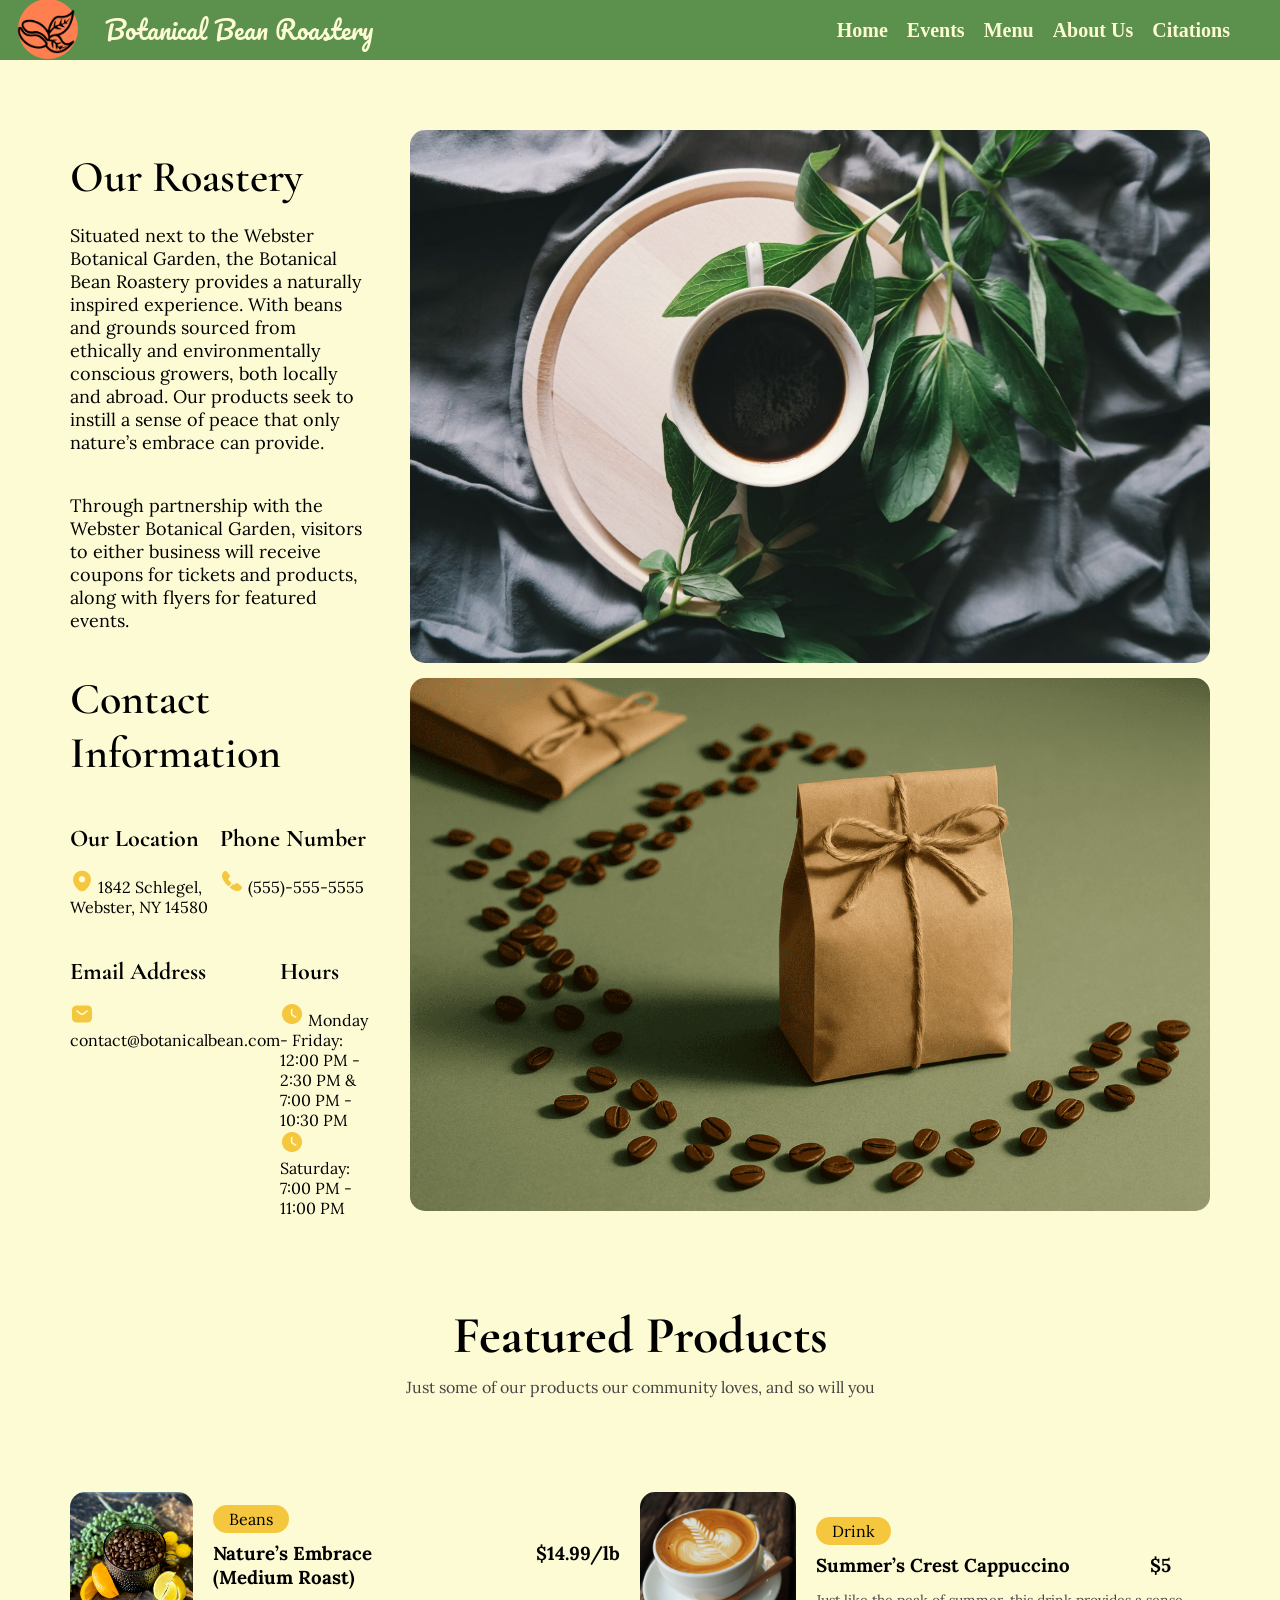
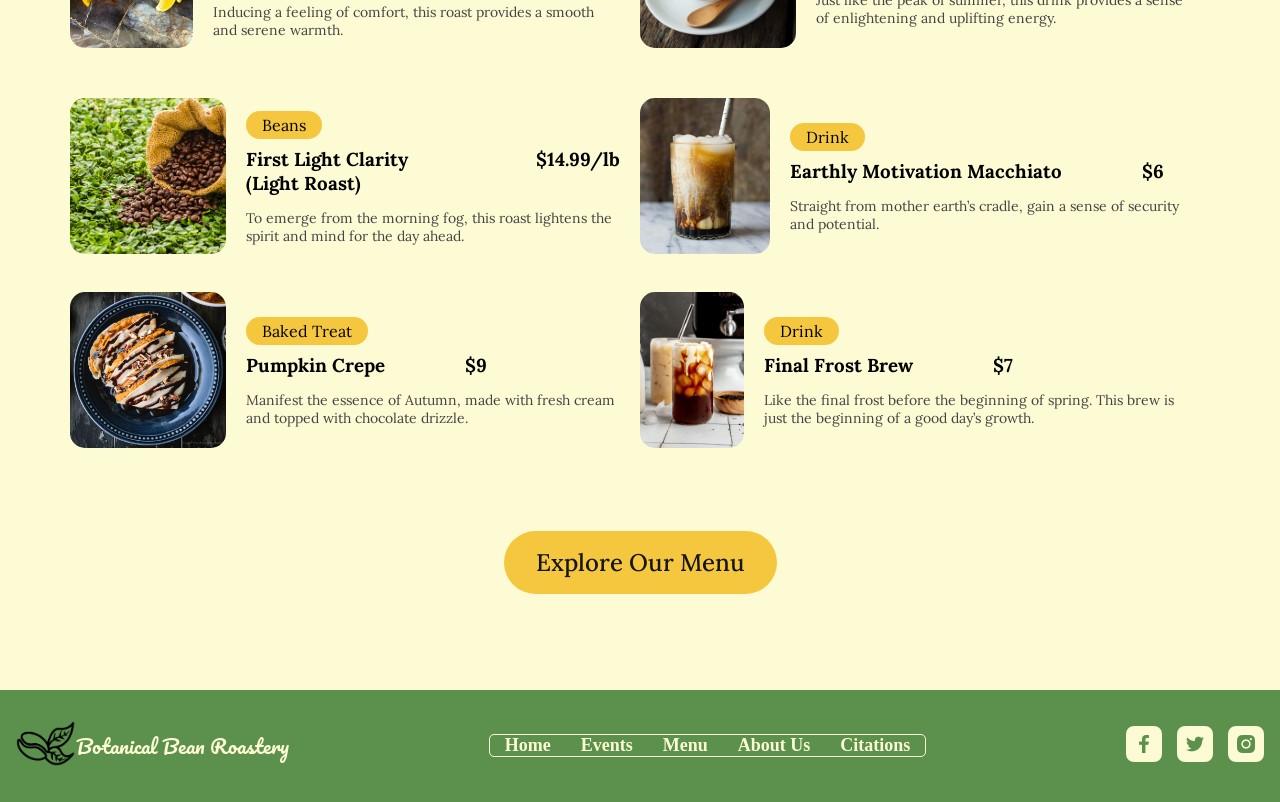
<file: index.html>
<!DOCTYPE html>
<html lang="en-US">
  <head>
    <meta charset="utf-8" />
    <meta name="viewport" content="width=device-width, initial-scale=1" />
    <title>Botanical Bean Roastery Homepage</title>

    <!-- Heading Style -->
    <style>
      .our-roastery-text h2 b
      {
          display: flex;
          font-family: "Cormorant Garamond", serif;
          font-style: normal;
          font-weight: 600;
          font-size: 44px;
      }
    </style>

    <!-- Stylesheet -->
    <link rel="stylesheet" href="botanical.css"/>

    <link rel="preconnect" href="https://fonts.googleapis.com">
    <link rel="preconnect" href="https://fonts.gstatic.com" crossorigin>
    <link href="https://fonts.googleapis.com/css2?family=Cormorant+Garamond:ital,wght@0,300..700;1,300..700&family=Lora:ital,wght@0,400..700;1,400..700&family=Pacifico&display=swap" rel="stylesheet">
  </head>

  <body>
    <!-- Header with navigation -->
    <header>
      <div class="header">
        <div class="header-logo">
          <a href="index.html">
            <!-- SVG/Image Overlay -->
            <img src="images/noun-coffee-leaf-6077492.png" alt="Business Logo" width="59" height="45">
            <svg><circle cx="40" cy="40" r="30" fill="coral"/></svg>
          </a>
          <h2>Botanical Bean Roastery</h2>
        </div>
        <nav class="header-nav">
          <a href="index.html">Home</a>
          <a href="events.html">Events</a>
          <a href="menu.html">Menu</a>
          <a href="about.html">About Us</a>
          <a href="citations.html">Citations</a>
        </nav>
      </div>
    </header>


    <!-- Main Body -->
    <main> 
      <!-- Our Roastery Section -->
      <div class="our-roastery">
        <div class="our-roastery-left">
          <div class="our-roastery-text">
            <h2><b>Our Roastery</b></h2>
            <p>Situated next to the Webster Botanical Garden, the Botanical Bean Roastery provides a naturally inspired experience. With beans and grounds sourced from ethically and environmentally conscious growers, both locally and abroad. Our products seek to instill a sense of peace that only nature’s embrace can provide.</p>
            <p>Through partnership with the Webster Botanical Garden, visitors to either business will receive coupons for tickets and products, along with flyers for featured events.</p>
            <h2><b>Contact Information</b></h2>
          </div>
          <div class="contact-information">
            <div class="contact-information-row">
              <div class="contact-information-item">
                <h3>Our Location</h3>
                <p> <img src="images/Location.png" alt="Location Icon" width="24" height="24"> 1842 Schlegel, Webster, NY 14580</p>
              </div>
              <div class="contact-information-item">
                <h3>Phone Number</h3>
                <p> <img src="images/Phone.png" alt="Phone Icon" width="24" height="24"> (555)-555-5555</p>
              </div>
            </div>
            <div class="contact-information-row">
              <div class="contact-information-item">
                <h3>Email Address</h3>
                <p> <img src="images/Email.png" alt="Email Icon" width="24" height="24"> contact@botanicalbean.com</p>
              </div>
              <div class="contact-information-item">
                <h3>Hours</h3>
                <p>
                  <img src="images/Hours.png" alt="Hours Icon" width="24" height="24"> Monday - Friday: 12:00 PM - 2:30 PM & 7:00 PM - 10:30 PM<br>
                  <img src="images/Hours.png" alt="Hours Icon" width="24" height="24"> Saturday: 7:00 PM - 11:00 PM
                </p>
              </div>
            </div>
          </div>
        </div>
        <!-- Our Roastery Image Section -->
        <div class="our-roastery-right">
          <img src="images/CoffeeLeaves.jpg" alt="Homepage Image 1" style="object-fit: fill; border-radius: 15px; width: 800px; margin-bottom: 15px;">
          <img src="images/CoffeeBeanBag.png" alt="Homepage Image 2" style="object-fit: fill; border-radius: 15px; width: 800px; margin-bottom: 15px;">
        </div>
      </div>

      <!-- Featured Products Section -->
      <div class="featured-products">
        
        <h1>Featured Products</h1>
        <h2>Just some of our products our community loves, and so will you</h2>

        <div class="featured-products-grid">
          <div class="featured-products-row">
            <div class="featured-products-item">
              <img src="images/FruitBeans.jpg" alt="Nature’s Embrace" width="156" height="156">
              <div class="featured-products-item-info">
                <h5><span>Beans</span></h5>
                <h3>Nature’s Embrace (Medium Roast) <hr>$14.99/lb</h3>
                <p>Inducing a feeling of comfort, this roast provides a smooth and serene warmth.</p>
              </div>
            </div>
            <div class="featured-products-item">
              <img src="images/gingerbread-cappuccino.jpg" alt="Summer’s Crest Cappuccino" width="156" height="156">
              <div class="featured-products-item-info">
                <h5><span>Drink</span></h5>
                <h3>Summer’s Crest Cappuccino <hr>$5</h3>
                <p>Just like the peak of summer, this drink provides a sense of enlightening and uplifting energy.</p>
              </div>
            </div>
          </div>
          <div class="featured-products-row">
            <div class="featured-products-item">
              <img src="images/BeansGrass.jpg" alt="First Light Clarity" width="156" height="156">
              <div class="featured-products-item-info">
                <h5><span>Beans</span></h5>
                <h3>First Light Clarity (Light Roast) <hr>$14.99/lb</h3>
                <p>To emerge from the morning fog, this roast lightens the spirit and mind for the day ahead.</p>
              </div>
            </div>
            <div class="featured-products-item">
              <img src="images/Coconut-Vanilla-Macchiato-3.jpg" alt="Earthly Motivation Macchiato" width="156" height="156">
              <div class="featured-products-item-info">
                <h5><span>Drink</span></h5>
                <h3>Earthly Motivation Macchiato <hr>$6</h3>
                <p>Straight from mother earth’s cradle, gain a sense of security and potential.</p>
              </div>
            </div>
          </div>
          <div class="featured-products-row">
            <div class="featured-products-item">
              <img src="images/pumpkin-crepes.jpg" alt="Pumpkin Crepe" width="156" height="156">
              <div class="featured-products-item-info">
                <h5><span>Baked Treat</span></h5>
                <h3>Pumpkin Crepe <hr>$9</h3>
                <p>Manifest the essence of Autumn, made with fresh cream and topped with chocolate drizzle.</p>
              </div>
            </div>
            <div class="featured-products-item">
              <img src="images/ColdBrew.jpg" alt="Final Frost Brew" width="156" height="156">
              <div class="featured-products-item-info">
                <h5><span>Drink</span></h5>
                <h3>Final Frost Brew <hr>$7</h3>
                <p>Like the final frost before the beginning of spring. This brew is just the beginning of a good day’s growth.</p>
              </div>
            </div>
          </div>
        </div>
        <a href="menu.html"><span>Explore Our Menu</span></a>
      </div>
    </main>

    <!-- Footer -->
    <footer>
      <div class="footer">
        <div class="footer-logo">
          <a href="index.html"><img src="images/noun-coffee-leaf-6077492.png" alt="Business Logo" width="60" height="45"></a>
          <h3>Botanical Bean Roastery</h3>
        </div>
        <nav class="footer-nav">
          <a href="index.html">Home</a>
          <a href="events.html">Events</a>
          <a href="menu.html">Menu</a>
          <a href="about.html">About Us</a>
          <a href="citations.html">Citations</a>
        </nav>
        <nav class="footer-social">
          <a href="https://www.facebook.com/" target="_blank"><img src="images/Facebook.png" alt="Facebook Logo" width="36" height="36"></a>
          <a href="https://x.com/home" target="_blank"><img src="images/Twitter.png" alt="Twitter Logo" width="36" height="36"></a>
          <a href="https://www.instagram.com/?hl=en" target="_blank"><img src="images/Instagram.png" alt="Instagram Logo" width="36" height="36"></a>
        </nav>
      </div>
    </footer>
  </body>
</html>
</file>
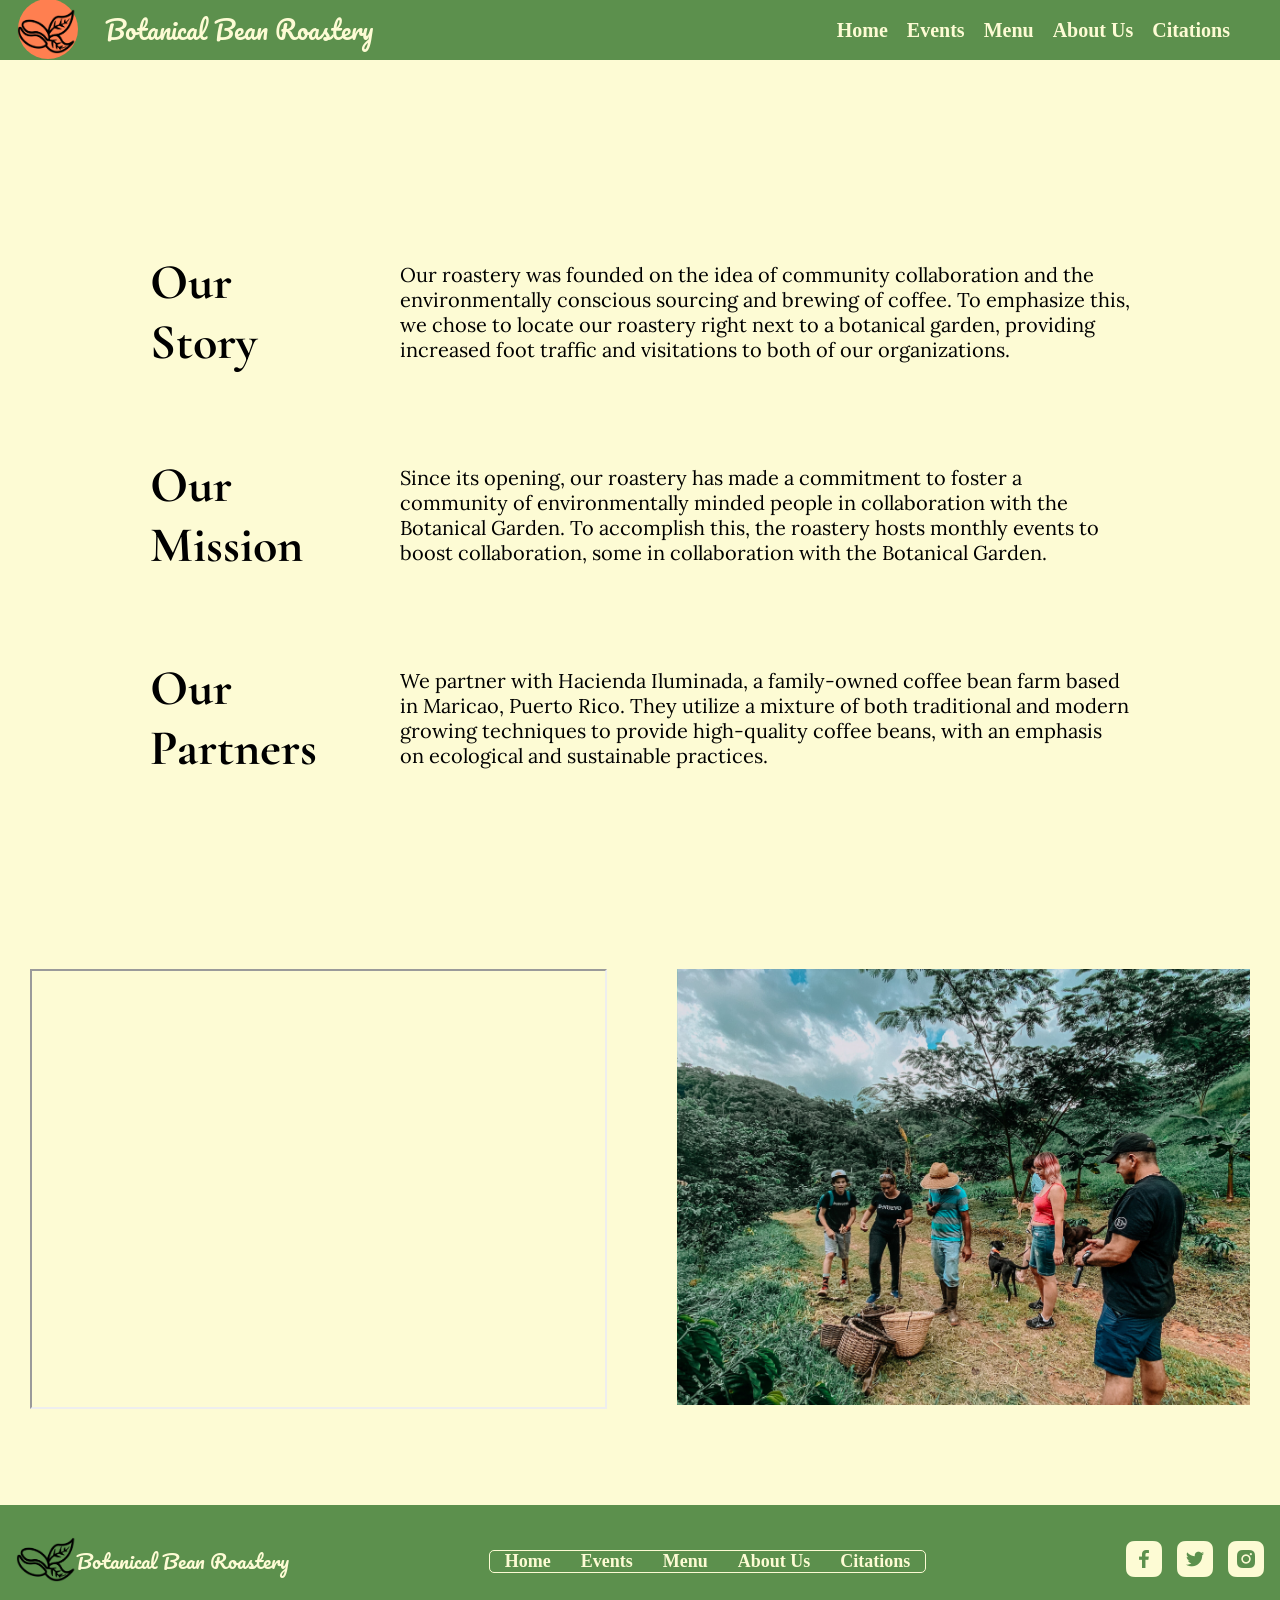
<file: about.html>
<!DOCTYPE html>
<html lang="en">
  <head>
    <meta charset="utf-8" />
    <meta name="viewport" content="width=device-width, initial-scale=1" />

    <title>Botanical Bean Roastery About Page</title>
    <link rel="stylesheet" href="botanical.css"/>
    <link rel="preconnect" href="https://fonts.googleapis.com">
    <link rel="preconnect" href="https://fonts.gstatic.com" crossorigin>
    <link href="https://fonts.googleapis.com/css2?family=Cormorant+Garamond:ital,wght@0,300..700;1,300..700&family=Lora:ital,wght@0,400..700;1,400..700&family=Pacifico&display=swap" rel="stylesheet">
  </head>

  <body>
    <!-- Header with navigation -->
    <header>
      <div class="header">
        <div class="header-logo">
          <a href="index.html">
            <!-- SVG/Image Overlay -->
            <img src="images/noun-coffee-leaf-6077492.png" alt="Business Logo" width="59" height="45">
            <svg><circle cx="40" cy="40" r="30" fill="coral"/></svg>
          </a>
          <h2>Botanical Bean Roastery</h2>
        </div>
        <nav class="header-nav">
          <a href="index.html">Home</a>
          <a href="events.html">Events</a>
          <a href="menu.html">Menu</a>
          <a href="about.html">About Us</a>
          <a href="citations.html">Citations</a>
        </nav>
      </div>
    </header>
    
    <!-- About Us Upper Section -->
    <body>
      <div class="about-us-text-section">
        <div class="about-us-our">
          <h2>Our Story</h2>
          <div class="about-us-text">
            <p>Our roastery was founded on the idea of community collaboration and the environmentally conscious sourcing and brewing of coffee. To emphasize this, we chose to locate our roastery right next to a botanical garden, providing increased foot traffic and visitations to both of our organizations. </p>
          </div>
        </div>
        <div class="about-us-our">
          <h2>Our Mission</h2>
          <div class="about-us-text">
            <p>Since its opening, our roastery has made a commitment to foster a community of environmentally minded people in collaboration with the Botanical Garden. To accomplish this, the roastery hosts monthly events to boost collaboration, some in collaboration with the Botanical Garden. </p>
          </div>
        </div>
        <div class="about-us-our">
          <h2>Our Partners</h2>
          <div class="about-us-text">
            <p>We partner with Hacienda Iluminada, a family-owned coffee bean farm based in Maricao, Puerto Rico. They utilize a mixture of both traditional and modern growing techniques to provide high-quality coffee beans, with an emphasis on ecological and sustainable practices.</p>
          </div>
        </div>
      </div>

      <!-- About Us Lower Section -->
      <div class="about-us-image-section">
        <!-- Youtube video embed via iframe -->
        <iframe src="https://www.youtube.com/embed/34MRWmbPZ1k" width="573" height="436"></iframe>
        <img src="images/HaciendaIluminada.jpg" alt="Hacienda Iluminada" width="573" height="436" style="object-fit: cover;">
      </div>
    </body>

    <!-- Footer -->
    <footer>
      <div class="footer">
        <div class="footer-logo">
          <a href="index.html"><img src="images/noun-coffee-leaf-6077492.png" alt="Business Logo" width="60" height="45"></a>
          <h3>Botanical Bean Roastery</h3>
        </div>
        <nav class="footer-nav">
          <a href="index.html">Home</a>
          <a href="events.html">Events</a>
          <a href="menu.html">Menu</a>
          <a href="about.html">About Us</a>
          <a href="citations.html">Citations</a>
        </nav>
        <nav class="footer-social">
          <a href="https://www.facebook.com/" target="_blank"><img src="images/Facebook.png" alt="Facebook Logo" width="36" height="36"></a>
          <a href="https://x.com/home" target="_blank"><img src="images/Twitter.png" alt="Twitter Logo" width="36" height="36"></a>
          <a href="https://www.instagram.com/?hl=en" target="_blank"><img src="images/Instagram.png" alt="Instagram Logo" width="36" height="36"></a>
        </nav>
      </div>
    </footer>
  </body>
</html>
</file>
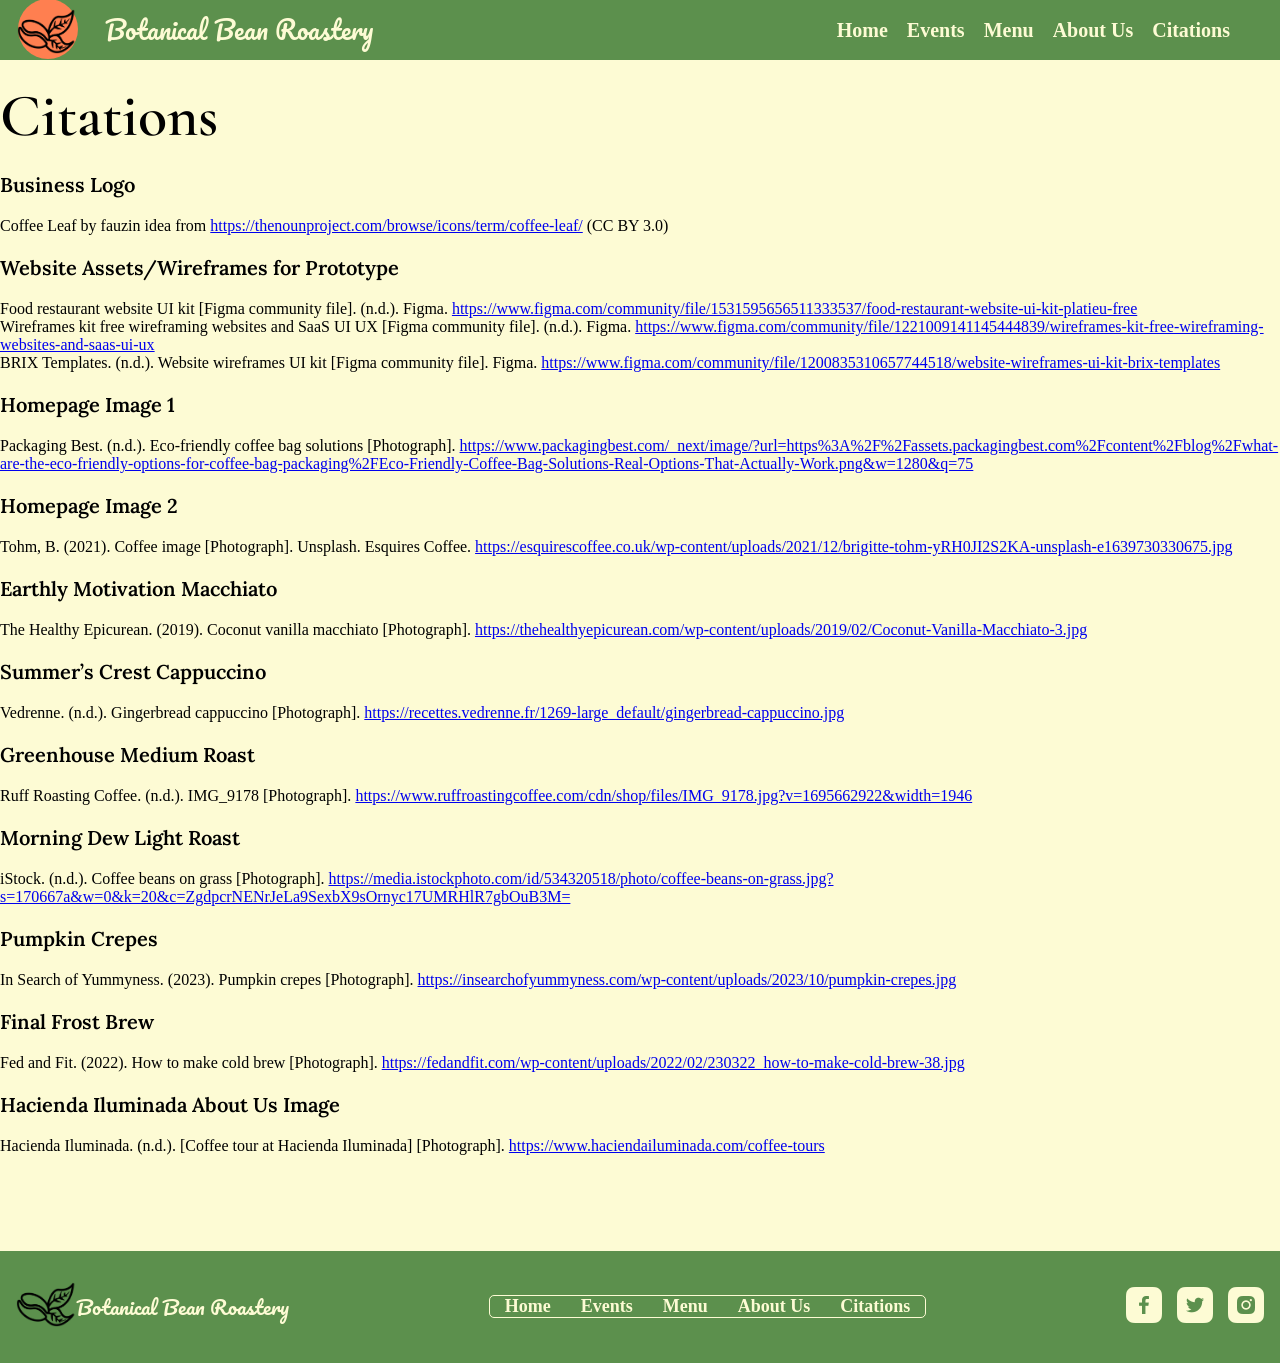
<file: citations.html>
<!DOCTYPE html>
<html lang="en">
  <head>
    <meta charset="utf-8" />
    <meta name="viewport" content="width=device-width, initial-scale=1" />

    <title>Botanical Bean Roastery Citations Page</title>

    <!-- Heading Style -->
    <style>
      h2 strong {font-family: "Cormorant Garamond", serif;font-style: normal;font-weight: 600;font-size: 60px;}
      h3 {font-family: "Lora", serif;font-style: normal;font-weight: 600;font-size: 20px;}
    </style>
    <link rel="stylesheet" href="botanical.css"/>
    <link rel="preconnect" href="https://fonts.googleapis.com">
    <link rel="preconnect" href="https://fonts.gstatic.com" crossorigin>
    <link href="https://fonts.googleapis.com/css2?family=Cormorant+Garamond:ital,wght@0,300..700;1,300..700&family=Lora:ital,wght@0,400..700;1,400..700&family=Pacifico&display=swap" rel="stylesheet">
  </head>

  <body>
    <!-- Header with navigation -->
    <header>
      <div class="header">
        <div class="header-logo">
          <a href="index.html">
            <!-- SVG/Image Overlay -->
            <img src="images/noun-coffee-leaf-6077492.png" alt="Business Logo" width="59" height="45">
            <svg><circle cx="40" cy="40" r="30" fill="coral"/></svg>
          </a>
          <h2>Botanical Bean Roastery</h2>
        </div>
        <nav class="header-nav">
          <a href="index.html">Home</a>
          <a href="events.html">Events</a>
          <a href="menu.html">Menu</a>
          <a href="about.html">About Us</a>
          <a href="citations.html">Citations</a>
        </nav>
      </div>
    </header>
     
    <body>
      <!-- Strong Heading -->
      <h2><strong>Citations</strong></h2>

      <h3>Business Logo</h3>
      <p>
        Coffee Leaf by fauzin idea from <a href="https://thenounproject.com/browse/icons/term/coffee-leaf/" target="_blank" title="Coffee Leaf Icons">https://thenounproject.com/browse/icons/term/coffee-leaf/</a> (CC BY 3.0)
      </p>

      <h3>Website Assets/Wireframes for Prototype</h3>
      <p>
        Food restaurant website UI kit [Figma community file]. (n.d.). Figma. <a href="https://www.figma.com/community/file/1531595656511333537/food-restaurant-website-ui-kit-platieu-free">https://www.figma.com/community/file/1531595656511333537/food-restaurant-website-ui-kit-platieu-free</a>
        </br>
        Wireframes kit free wireframing websites and SaaS UI UX [Figma community file]. (n.d.). Figma. <a href="https://www.figma.com/community/file/1221009141145444839/wireframes-kit-free-wireframing-websites-and-saas-ui-ux">https://www.figma.com/community/file/1221009141145444839/wireframes-kit-free-wireframing-websites-and-saas-ui-ux</a>
        </br>
        BRIX Templates. (n.d.). Website wireframes UI kit [Figma community file]. Figma. <a href="https://www.figma.com/community/file/1200835310657744518/website-wireframes-ui-kit-brix-templates">https://www.figma.com/community/file/1200835310657744518/website-wireframes-ui-kit-brix-templates</a>
      </p>

      <h3>Homepage Image 1</h3>
      <p>
        Packaging Best. (n.d.). Eco-friendly coffee bag solutions [Photograph]. <a href="https://www.packagingbest.com/_next/image/?url=https%3A%2F%2Fassets.packagingbest.com%2Fcontent%2Fblog%2Fwhat-are-the-eco-friendly-options-for-coffee-bag-packaging%2FEco-Friendly-Coffee-Bag-Solutions-Real-Options-That-Actually-Work.png&w=1280&q=75">https://www.packagingbest.com/_next/image/?url=https%3A%2F%2Fassets.packagingbest.com%2Fcontent%2Fblog%2Fwhat-are-the-eco-friendly-options-for-coffee-bag-packaging%2FEco-Friendly-Coffee-Bag-Solutions-Real-Options-That-Actually-Work.png&w=1280&q=75</a>
      </p>

      <h3>Homepage Image 2</h3>
      <p>
        Tohm, B. (2021). Coffee image [Photograph]. Unsplash. Esquires Coffee. <a href="https://esquirescoffee.co.uk/wp-content/uploads/2021/12/brigitte-tohm-yRH0JI2S2KA-unsplash-e1639730330675.jpg">https://esquirescoffee.co.uk/wp-content/uploads/2021/12/brigitte-tohm-yRH0JI2S2KA-unsplash-e1639730330675.jpg</a>
      </p>

      <h3>Earthly Motivation Macchiato</h3>
      <p>
        The Healthy Epicurean. (2019). Coconut vanilla macchiato [Photograph]. <a href="https://thehealthyepicurean.com/wp-content/uploads/2019/02/Coconut-Vanilla-Macchiato-3.jpg">https://thehealthyepicurean.com/wp-content/uploads/2019/02/Coconut-Vanilla-Macchiato-3.jpg</a>
      </p>

      <h3>Summer’s Crest Cappuccino</h3>
      <p>
        Vedrenne. (n.d.). Gingerbread cappuccino [Photograph]. <a href="https://recettes.vedrenne.fr/1269-large_default/gingerbread-cappuccino.jpg">https://recettes.vedrenne.fr/1269-large_default/gingerbread-cappuccino.jpg</a>
      </p>

      <h3>Greenhouse Medium Roast</h3>
      <p>
        Ruff Roasting Coffee. (n.d.). IMG_9178 [Photograph]. <a href="https://www.ruffroastingcoffee.com/cdn/shop/files/IMG_9178.jpg?v=1695662922&width=1946">https://www.ruffroastingcoffee.com/cdn/shop/files/IMG_9178.jpg?v=1695662922&width=1946</a>
      </p>

      <h3>Morning Dew Light Roast</h3>
      <p>
        iStock. (n.d.). Coffee beans on grass [Photograph]. <a href="https://media.istockphoto.com/id/534320518/photo/coffee-beans-on-grass.jpg?s=170667a&w=0&k=20&c=ZgdpcrNENrJeLa9SexbX9sOrnyc17UMRHlR7gbOuB3M=">https://media.istockphoto.com/id/534320518/photo/coffee-beans-on-grass.jpg?s=170667a&w=0&k=20&c=ZgdpcrNENrJeLa9SexbX9sOrnyc17UMRHlR7gbOuB3M=</a>
      </p>

      <h3>Pumpkin Crepes</h3>
      <p>
        In Search of Yummyness. (2023). Pumpkin crepes [Photograph]. <a href="https://insearchofyummyness.com/wp-content/uploads/2023/10/pumpkin-crepes.jpg">https://insearchofyummyness.com/wp-content/uploads/2023/10/pumpkin-crepes.jpg</a>
      </p>

      <h3>Final Frost Brew</h3>
      <p>
        Fed and Fit. (2022). How to make cold brew [Photograph]. <a href="https://fedandfit.com/wp-content/uploads/2022/02/230322_how-to-make-cold-brew-38.jpg">https://fedandfit.com/wp-content/uploads/2022/02/230322_how-to-make-cold-brew-38.jpg</a>
      </p>

      <h3>Hacienda Iluminada About Us Image</h3>
      <p>
        Hacienda Iluminada. (n.d.). [Coffee tour at Hacienda Iluminada] [Photograph]. <a href="https://www.haciendailuminada.com/coffee-tours">https://www.haciendailuminada.com/coffee-tours</a>
      </p>
    </body>

    <!-- Footer -->
    <footer>
      <div class="footer">
        <div class="footer-logo">
          <a href="index.html"><img src="images/noun-coffee-leaf-6077492.png" alt="Business Logo" width="60" height="45"></a>
          <h3>Botanical Bean Roastery</h3>
        </div>
        <nav class="footer-nav">
          <a href="index.html">Home</a>
          <a href="events.html">Events</a>
          <a href="menu.html">Menu</a>
          <a href="about.html">About Us</a>
          <a href="citations.html">Citations</a>
        </nav>
        <nav class="footer-social">
          <a href="https://www.facebook.com/" target="_blank"><img src="images/Facebook.png" alt="Facebook Logo" width="36" height="36"></a>
          <a href="https://x.com/home" target="_blank"><img src="images/Twitter.png" alt="Twitter Logo" width="36" height="36"></a>
          <a href="https://www.instagram.com/?hl=en" target="_blank"><img src="images/Instagram.png" alt="Instagram Logo" width="36" height="36"></a>
        </nav>
      </div>
    </footer>
  </body>
</html>
</file>
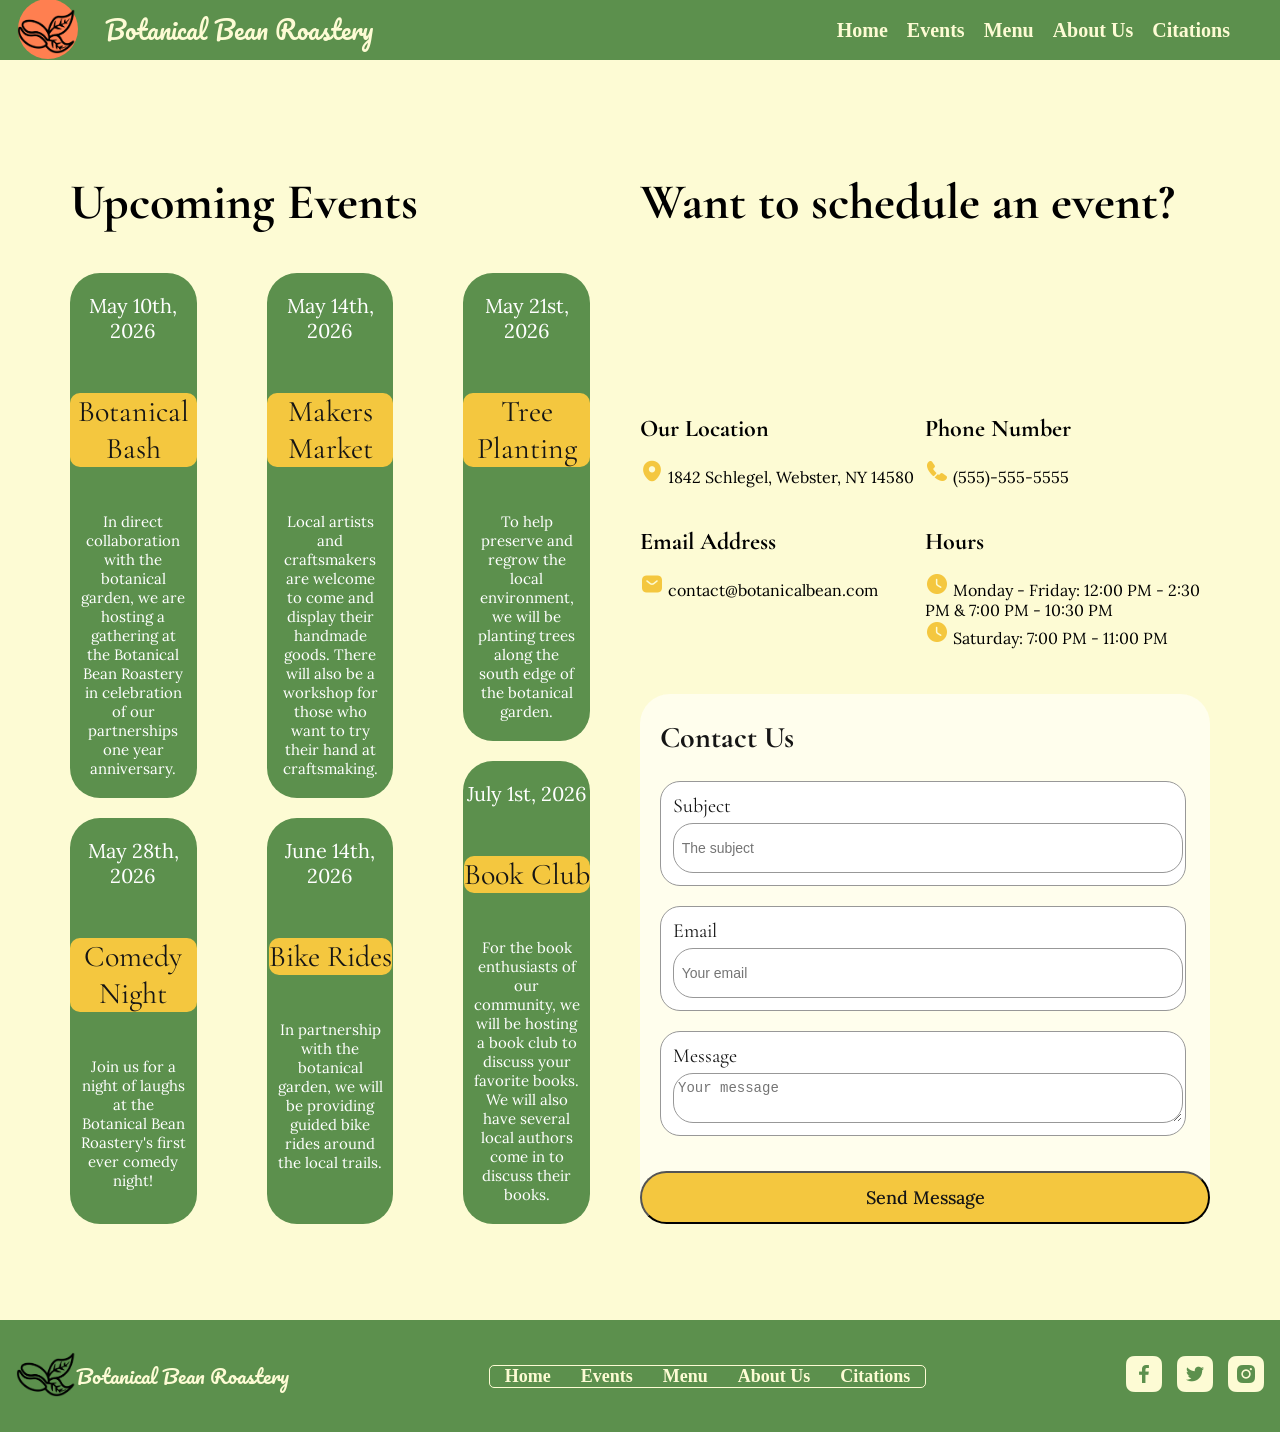
<file: events.html>
<!DOCTYPE html>
<html lang="en">
  <head>
    <meta charset="utf-8" />
    <meta name="viewport" content="width=device-width, initial-scale=1" />

    <title>Botanical Bean Roastery Events Page</title>
    <link rel="stylesheet" href="botanical.css"/>
    <link rel="preconnect" href="https://fonts.googleapis.com">
    <link rel="preconnect" href="https://fonts.gstatic.com" crossorigin>
    <link href="https://fonts.googleapis.com/css2?family=Cormorant+Garamond:ital,wght@0,300..700;1,300..700&family=Lora:ital,wght@0,400..700;1,400..700&family=Pacifico&display=swap" rel="stylesheet">
  </head>

  <body>
    <!-- Header with navigation -->
    <header>
      <div class="header">
        <div class="header-logo">
          <a href="index.html">
            <!-- SVG/Image Overlay -->
            <img src="images/noun-coffee-leaf-6077492.png" alt="Business Logo" width="59" height="45">
            <svg><circle cx="40" cy="40" r="30" fill="coral"/></svg>
          </a>
          <h2>Botanical Bean Roastery</h2>
        </div>
        <nav class="header-nav">
          <a href="index.html">Home</a>
          <a href="events.html">Events</a>
          <a href="menu.html">Menu</a>
          <a href="about.html">About Us</a>
          <a href="citations.html">Citations</a>
        </nav>
      </div>
    </header>
    

    <!-- Body -->
    <div class="events">

      <!-- Upcoming Events Section -->
      <div class="events-column">
        <div class="events-column-item">
          <h2 class="upcoming-events-title">Upcoming Events</h2>
          <div class="upcoming-events">
            <div class="upcoming-events-column">
              <div class="upcoming-events-column-item">
                <p class="event-date">May 10th, 2026</p>
                <p class="event-name">Botanical Bash</p>
                <p class="event-details">In direct collaboration with the botanical garden, we are hosting a gathering at the Botanical Bean Roastery in celebration of our partnerships one year anniversary.</p>
              </div>
              <div class="upcoming-events-column-item">
                <p class="event-date">May 28th, 2026</p>
                <p class="event-name">Comedy Night</p>
                <p class="event-details">Join us for a night of laughs at the Botanical Bean Roastery's first ever comedy night!</p>
              </div>
            </div> 
            <div class="upcoming-events-column">
              <div class="upcoming-events-column-item">
                <p class="event-date">May 14th, 2026</p>
                <p class="event-name">Makers Market</p>
                <p class="event-details">Local artists and craftsmakers are welcome to come and display their handmade goods. There will also be a workshop for those who want to try their hand at craftsmaking.</p>
              </div>
              <div class="upcoming-events-column-item">
                <p class="event-date">June 14th, 2026</p>
                <p class="event-name">Bike Rides</p>
                <p class="event-details">In partnership with the botanical garden, we will be providing guided bike rides around the local trails.</p>
              </div>
            </div>
            <div class="upcoming-events-column">
              <div class="upcoming-events-column-item">
                <p class="event-date">May 21st, 2026</p>
                <p class="event-name">Tree Planting</p>
                <p class="event-details">To help preserve and regrow the local environment, we will be planting trees along the south edge of the botanical garden.</p>
              </div>
              <div class="upcoming-events-column-item">
                <p class="event-date">July 1st, 2026</p>
                <p class="event-name">Book Club</p>
                <p class="event-details">For the book enthusiasts of our community, we will be hosting a book club to discuss your favorite books. We will also have several local authors come in to discuss their books. </p>
              </div>
            </div>
          </div>
        </div>
      </div>

      <!-- Schedule Event Section -->
      <div class="events-column">
        <div class="events-column-item">
            <h2 class="schedule-event-title">Want to schedule an event?</h2>
        </div>

        <!-- Contact Information Section -->
        <div class="events-column-item">
          <div class="contact-information">
            <div class="contact-information-row">
              <div class="contact-information-item">
                <h3>Our Location</h3>
                <p> <img src="images/Location.png" alt="Location Icon" width="24" height="24"> 1842 Schlegel, Webster, NY 14580</p>
              </div>
              <div class="contact-information-item">
                <h3>Phone Number</h3>
                <p> <img src="images/Phone.png" alt="Phone Icon" width="24" height="24"> (555)-555-5555</p>
              </div>
            </div>
            <div class="contact-information-row">
              <div class="contact-information-item">
                <h3>Email Address</h3>
                <p> <img src="images/Email.png" alt="Email Icon" width="24" height="24"> contact@botanicalbean.com</p>
              </div>
              <div class="contact-information-item">
                <h3>Hours</h3>
                <p>
                  <img src="images/Hours.png" alt="Hours Icon" width="24" height="24"> Monday - Friday: 12:00 PM - 2:30 PM & 7:00 PM - 10:30 PM<br>
                  <img src="images/Hours.png" alt="Hours Icon" width="24" height="24"> Saturday: 7:00 PM - 11:00 PM
                </p>
              </div>
            </div>
          </div>
        </div>
        <div class="events-column-item">

          <!-- Contact Us Section -->
          <div class="contact-us">
            <h2>Contact Us</h2>

            <!-- Contact Us Form -->
            <form class="contact-us-contact-form" action="#" method="POST">
              <div class="contact-us-form-group">
                <label for="subject" class="form-label">Subject</label>
                <input id="subject" name="subject" class="form-input" placeholder=" The subject" type="text" />
              </div>
              <div class="contact-us-form-group">
                <label for="email" class="form-label">Email</label>
                <input id="email" name="email" class="form-input" placeholder=" Your email" type="email" />
              </div>
              <div class="contact-us-form-group">
                <label for="message" class="form-label">Message</label>
                <textarea class="form-textarea" id="message" name="message" placeholder="Your message"></textarea>
              </div>
              <button class="contact-us-form-submit" type="submit">Send Message</button>
            </form>
          </div>
        </div>
      </div>
    </div>



    <!-- Footer -->
    <footer>
      <div class="footer">
        <div class="footer-logo">
          <a href="index.html"><img src="images/noun-coffee-leaf-6077492.png" alt="Business Logo" width="60" height="45"></a>
          <h3>Botanical Bean Roastery</h3>
        </div>
        <nav class="footer-nav">
          <a href="index.html">Home</a>
          <a href="events.html">Events</a>
          <a href="menu.html">Menu</a>
          <a href="about.html">About Us</a>
          <a href="citations.html">Citations</a>
        </nav>
        <nav class="footer-social">
          <a href="https://www.facebook.com/" target="_blank"><img src="images/Facebook.png" alt="Facebook Logo" width="36" height="36"></a>
          <a href="https://x.com/home" target="_blank"><img src="images/Twitter.png" alt="Twitter Logo" width="36" height="36"></a>
          <a href="https://www.instagram.com/?hl=en" target="_blank"><img src="images/Instagram.png" alt="Instagram Logo" width="36" height="36"></a>
        </nav>
      </div>
    </footer>
  </body>
</html>
</file>
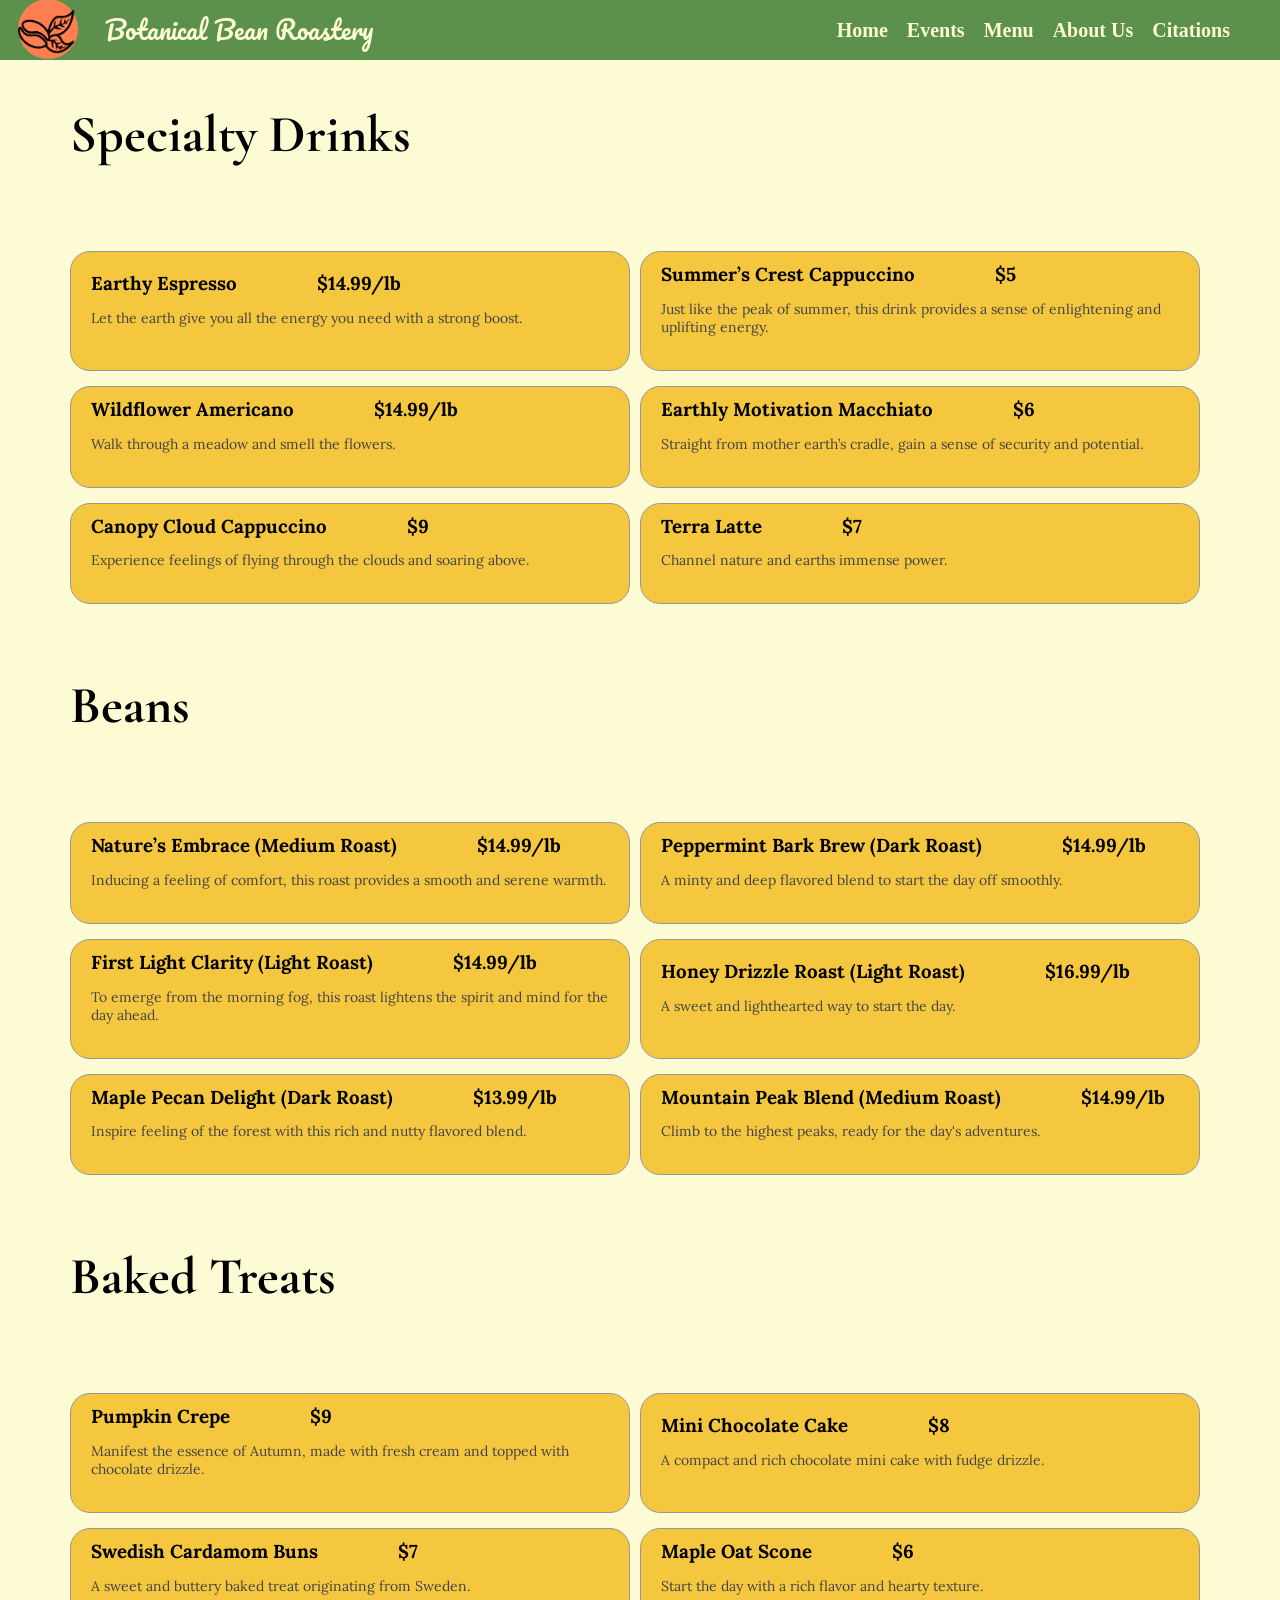
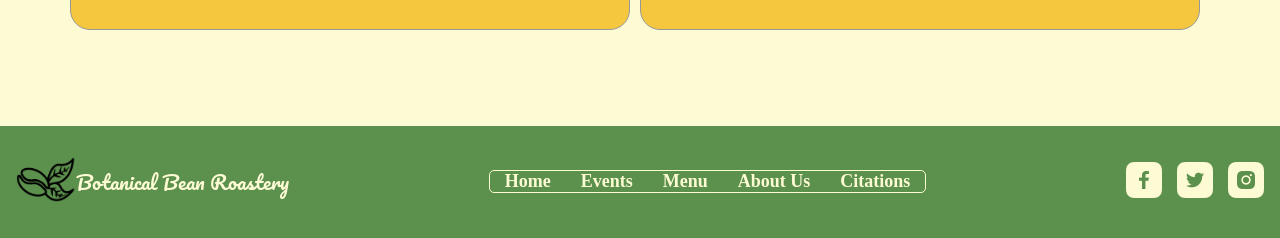
<file: menu.html>
<!DOCTYPE html>
<html lang="en">
  <head>
    <meta charset="utf-8" />
    <meta name="viewport" content="width=device-width, initial-scale=1" />

    <title>Botanical Bean Roastery Menu Page</title>
    <link rel="stylesheet" href="botanical.css"/>
    <link rel="preconnect" href="https://fonts.googleapis.com">
    <link rel="preconnect" href="https://fonts.gstatic.com" crossorigin>
    <link href="https://fonts.googleapis.com/css2?family=Cormorant+Garamond:ital,wght@0,300..700;1,300..700&family=Lora:ital,wght@0,400..700;1,400..700&family=Pacifico&display=swap" rel="stylesheet">
  </head>

  <body>
    <!-- Header with navigation -->
    <header>
      <div class="header">
        <div class="header-logo">
          <a href="index.html">
            <!-- SVG/Image Overlay -->
            <img src="images/noun-coffee-leaf-6077492.png" alt="Business Logo" width="59" height="45">
            <svg><circle cx="40" cy="40" r="30" fill="coral"/></svg>
          </a>
          <h2>Botanical Bean Roastery</h2>
        </div>
        <nav class="header-nav">
          <a href="index.html">Home</a>
          <a href="events.html">Events</a>
          <a href="menu.html">Menu</a>
          <a href="about.html">About Us</a>
          <a href="citations.html">Citations</a>
        </nav>
      </div>
    </header>
    
    <body>
      <!-- Specialty Drink Section -->
      <div class="menu-coffee-section">
        <h2>Specialty Drinks</h2>
        <div class="menu-grid">
          <div class="menu-row">
            <div class="menu-item">
              <div class="menu-item-info">
                <h3>Earthy Espresso <hr>$14.99/lb</h3>
                <p>Let the earth give you all the energy you need with a strong boost.</p>
              </div>
            </div>
            <div class="menu-item">
              <div class="menu-item-info">
                <h3>Summer’s Crest Cappuccino <hr>$5</h3>
                <p>Just like the peak of summer, this drink provides a sense of enlightening and uplifting energy.</p>
              </div>
            </div>
          </div>
          <div class="menu-row">
            <div class="menu-item">
              <div class="menu-item-info">
                <h3>Wildflower Americano <hr>$14.99/lb</h3>
                <p>Walk through a meadow and smell the flowers.</p>
              </div>
            </div>
            <div class="menu-item">
              <div class="menu-item-info">
                <h3>Earthly Motivation Macchiato <hr>$6</h3>
                <p>Straight from mother earth’s cradle, gain a sense of security and potential.</p>
              </div>
            </div>
          </div>
          <div class="menu-row">
            <div class="menu-item">
              <div class="menu-item-info">
                <h3>Canopy Cloud Cappuccino <hr>$9</h3>
                <p>Experience feelings of flying through the clouds and soaring above.</p>
              </div>
            </div>
            <div class="menu-item">
              <div class="menu-item-info">
                <h3>Terra Latte <hr>$7</h3>
                <p>Channel nature and earths immense power.</p>
              </div>
            </div>
          </div>
        </div>
      </div>

      <!-- Beans Section -->
      <div class="menu-beans-section">
        <h2>Beans</h2>
        <div class="menu-grid">
          <div class="menu-row">
            <div class="menu-item">
              <div class="menu-item-info">
                <h3>Nature’s Embrace (Medium Roast) <hr>$14.99/lb</h3>
                <p>Inducing a feeling of comfort, this roast provides a smooth and serene warmth.</p>
              </div>
            </div>
            <div class="menu-item">
              <div class="menu-item-info">
                <h3>Peppermint Bark Brew (Dark Roast) <hr>$14.99/lb</h3>
                <p>A minty and deep flavored blend to start the day off smoothly.</p>
              </div>
            </div>
          </div>
          <div class="menu-row">
            <div class="menu-item">
              <div class="menu-item-info">
                <h3>First Light Clarity (Light Roast) <hr>$14.99/lb</h3>
                <p>To emerge from the morning fog, this roast lightens the spirit and mind for the day ahead.</p>
              </div>
            </div>
            <div class="menu-item">
              <div class="menu-item-info">
                <h3>Honey Drizzle Roast (Light Roast) <hr>$16.99/lb</h3>
                <p>A sweet and lighthearted way to start the day.</p>
              </div>
            </div>
          </div>
          <div class="menu-row">
            <div class="menu-item">
              <div class="menu-item-info">
                <h3>Maple Pecan Delight (Dark Roast) <hr>$13.99/lb</h3>
                <p>Inspire feeling of the forest with this rich and nutty flavored blend.</p>
              </div>
            </div>
            <div class="menu-item">
              <div class="menu-item-info">
                <h3>Mountain Peak Blend (Medium Roast) <hr>$14.99/lb</h3>
                <p>Climb to the highest peaks, ready for the day's adventures.</p>
              </div>
            </div>
          </div>
        </div>
      </div>

      <!-- Baked Treat Section -->
      <div class="menu-treats-section">
        <h2>Baked Treats</h2>
        <div class="menu-grid">
          <div class="menu-row">
            <div class="menu-item">
              <div class="menu-item-info">
                <h3>Pumpkin Crepe <hr>$9</h3>
                <p>Manifest the essence of Autumn, made with fresh cream and topped with chocolate drizzle.</p>
              </div>
            </div>
            <div class="menu-item">
              <div class="menu-item-info">
                <h3>Mini Chocolate Cake <hr>$8</h3>
                <p>A compact and rich chocolate mini cake with fudge drizzle.</p>
              </div>
            </div>
          </div>
          <div class="menu-row">
            <div class="menu-item">
              <div class="menu-item-info">
                <h3>Swedish Cardamom Buns <hr>$7</h3>
                <p>A sweet and buttery baked treat originating from Sweden.</p>
              </div>
            </div>
            <div class="menu-item">
              <div class="menu-item-info">
                <h3>Maple Oat Scone <hr>$6</h3>
                <p>Start the day with a rich flavor and hearty texture.</p>
              </div>
            </div>
          </div>
        </div>
      </div>
    </body>

    <!-- Footer -->
    <footer>
      <div class="footer">
        <div class="footer-logo">
          <a href="index.html"><img src="images/noun-coffee-leaf-6077492.png" alt="Business Logo" width="60" height="45"></a>
          <h3>Botanical Bean Roastery</h3>
        </div>
        <nav class="footer-nav">
          <a href="index.html">Home</a>
          <a href="events.html">Events</a>
          <a href="menu.html">Menu</a>
          <a href="about.html">About Us</a>
          <a href="citations.html">Citations</a>
        </nav>
        <nav class="footer-social">
          <a href="https://www.facebook.com/" target="_blank"><img src="images/Facebook.png" alt="Facebook Logo" width="36" height="36"></a>
          <a href="https://x.com/home" target="_blank"><img src="images/Twitter.png" alt="Twitter Logo" width="36" height="36"></a>
          <a href="https://www.instagram.com/?hl=en" target="_blank"><img src="images/Instagram.png" alt="Instagram Logo" width="36" height="36"></a>
        </nav>
      </div>
    </footer>
  </body>
</html>
</file>
<file: botanical.css>
/* ========================================= */
/*             Header/Footer/Body            */
/* ========================================= */

/* Header Class */
.header
{
    background-color: #5C904D;
    display: flex;
    justify-content: space-between;
    align-items: center;
    height: 60px;
}
.header-logo 
{
    margin-left: 15px;
    position: relative;
    display: inline-block;
    gap: 15px; 
}
.header-logo h2
{
    margin-left: 90px;
    color: #FDFBD4;
    font-family: "Pacifico", cursive;
    font-style: normal;
    font-weight: 400;
    font-size: 25px;
    line-height: 110%;
}
.header-logo img
{
    position: absolute;
    top: 19%; 
    left: 0.5%;
    z-index: 2;
}
.header-logo svg
{
    position: absolute;
    top: -10%;
    left: -2%;
    z-index: 1;
}
.header-nav 
{
    margin-right: 50px;
}
.header-nav a 
{
    color: #FDFBD4;
    font-family: cursive;
    font-style: normal;
    font-weight: 575;
    font-size: 20px;
    text-decoration: none;
    margin-left: 15px;
}


/* Footer Class */
.footer
{
    background-color: #5C904D;
    display: flex;
    justify-content: center;
    align-items: center;
    height: 7rem;
    gap: 200px;
    margin-top: 6rem;
}
.footer-nav 
{
    display: flex;
    border-radius: 5px;
    border: 1.5px solid #FDFBD4;
}
.footer-nav a 
{
    color: #FDFBD4;
    font-family: cursive;
    font-style: normal;
    font-weight: 575;
    font-size: 18px;
    text-decoration: none;
    margin-inline: 15px;
}
.footer-logo 
{
    display: flex;
    align-items: center; 
}
.footer-logo h3
{
    color: #FDFBD4;
    font-family: "Pacifico", cursive;
    font-style: normal;
    font-weight: 100;
    font-size: 20px;
    line-height: 110%;
}
.footer-social
{
    display: flex;
    gap: 15px;
}

/* Body Class */
body
{
    background-color: #FDFBD4;
    margin: 0;
}

/* ========================================= */
/*                  Pages                    */
/* ========================================= */

/* INDEX.HTML */
    
    /* Our Roastery Class */
.our-roastery
{
    display: flex;
    margin: 70px;
    gap: 40px;
}
.our-roastery-left
{
    display: flex;
    flex-direction: column;
}
.our-roastery-text p
{
    font-family: "Lora", serif;
    font-style: normal;
    font-weight: 400;
    font-size: 18px;
    margin-bottom: 40px;
}
.our-roastery-right
{
    display: flex;
    flex-direction: column;
}

/* Contact Information Class */
.contact-information
{
    display: flex;
    flex-direction: column;
}
.contact-information-row
{   
    display: flex;
    flex: 1;
}
.contact-information-item 
{
    display: flex;
    flex-direction: column;
    flex: 1;
}
.contact-information h3
{
    font-family: "Cormorant Garamond", serif;
    font-size: 24px;
    margin-bottom: 0px;
}
.contact-information p
{
    font-family: "Lora", serif;
    font-size: 16px;
}

/* Featured-Products Class */
.featured-products h1
{
    display: flex;
    justify-content: center;
    font-size: 52px;
    font-family: "Cormorant Garamond", serif;
}
.featured-products h2
{
    margin-top: -25px;
    display: flex;
    justify-content: center;
    font-family: "Lora", serif;
    font-style: normal;
    font-weight: 400;
    color: #444444;
    font-size: 16px;
}
.featured-products-grid
{
    display: flex;
    min-height: 100%;
    flex-direction: column;
    margin: 70px;
}
.featured-products-row
{   
    display: flex;
    flex: 1;
}
.featured-products-item 
{
    display: flex;
    flex: 1;
    justify-content: flex-start;
    align-items: center;
}
.featured-products-item img
{
    object-fit: cover;
    border-radius: 15px;
    max-width: 100%
}
.featured-products-item-info
{
    display: flex;
    flex-direction: column;
    padding: 20px;
}
.featured-products-item-info h5 span
{
    background-color: #F4C73F;
    border-radius: 3rem;
    padding-bottom: 0.25rem;
    padding-top: 0.25rem;
    padding-left: 1rem;
    padding-right: 1rem;
    font-family: "Lora", serif;
    font-style: normal;
    font-weight: 400;
    font-size: 16px;
    order: 1
}
.featured-products-item-info h3
{
    margin-top: -10px;
    display: flex;
    order: 2;
    font-family: "Lora", serif;
}
.featured-products-item-info h3 hr
{
    border: 0;
    margin: auto 40px
}
.featured-products-item-info p
{
    margin-top: -5px;
    display: flex;
    order: 2;
    font-family: "Lora", serif;
    color: #444444;
    font-style: normal;
    font-weight: 400;
    font-size: 14px;
}
.featured-products a 
{
    display: flex;
    justify-content: center;
    margin-bottom: 4rem;
    font-family: "Lora", serif;
    color: #151515;
    font-style: normal;
    font-weight: 500;
    font-size: 24px;
    text-decoration: none;
    margin-inline: 15px;
}
.featured-products a span
{
    background-color: #F4C73F;
    border-radius: 3rem;
    padding-bottom: 1rem;
    padding-top: 1rem;
    padding-left: 2rem;
    padding-right: 2rem;
}


/* EVENTS.HTML */

.events
{
    display: flex;
    min-height: 100%;
    flex-direction: row;
    margin: 70px;
}
.events-column
{   
    display: flex;
    flex-direction: column;
    flex: 1;
}
.events-column-item 
{
    display: flex;
    flex: 1;
    flex-direction: column;
}
.schedule-event-title
{
    font-family: "Cormorant Garamond", serif;
    font-style: normal;
    font-size: 50px;
}

/* Contact Us Class */
.contact-us
{
    font-family: "Cormorant Garamond", serif;
    background-color: #FFFEED;
    border-radius: 30px;
    color: #151515;
    font-style: normal;
    font-size: 20px;
    margin-top: 30px;
}
.contact-us h2
{
    margin-left: 1.25rem;
}
.contact-us-contact-form
{
    display: flex;
    flex-direction: column;
    gap: 20px;
}
.contact-us-form-group 
{
    display: flex;
    flex-direction: column;
    border: 1px solid #989898;
    border-radius: 20px;
    background-color: #FFFFFF;
    padding: .75rem;
    margin-left: 1.25rem;
    margin-right: 1.50rem;
}
.form-input,.form-textarea 
{
    margin-top: 5px;
    padding: 0.25rem;
    border: 1px solid #989898;
    display: flex;
    height: 2.5rem;
    width: 100%;
    border-radius: 20px;
    font-size: 0.875rem;
    line-height: 1.25rem;
}
.contact-us-form-submit 
{
    width: 100%;
    margin-top: 15px;
    background-color: #F4C73F;
    font-family: "Lora", serif;
    color: #151515;
    font-style: normal;
    font-weight: 500;
    font-size: 18px;
    text-decoration: none;
    padding: 13px 5px;
    border-radius: 2rem;
}

/* Upcoming Events Class */
.upcoming-events-title
{
    font-family: "Cormorant Garamond", serif;
    font-style: normal;
    font-size: 50px;
}
.upcoming-events
{
    display: flex;
    flex: 1;
    flex-direction: row;
    margin-right: 50px;
    gap: 70px;
}
.upcoming-events-column
{   
    display: flex;
    flex-direction: column;
    flex: 1;
    gap: 20px;
}
.upcoming-events-column-item
{
    background-color: #5C904D;
    border-radius: 30px;
    display: flex;
    flex-direction: column;
    align-items: center;
    flex: 1;
}
.event-date
{
    display: flex;
    margin-top: 20px;
    text-align: center;
    font-family: "Lora", serif;
    font-style: normal;
    font-size: 20px;
    color: #FFFFFF;
}
.event-name
{
    display: flex;
    text-align: center;
    background-color: #F4C73F;
    border-radius: 10px;
    font-family: "Cormorant Garamond", serif;
    font-style: normal;
    font-size: 30px;
    color: #151515;
}
.event-details
{
    display: flex;
    margin-bottom: 20px;
    margin-left: 10px;
    margin-right: 10px;
    text-align: center;
    font-family: "Lora", serif;
    font-style: normal;
    font-size: 15px;
    color: #FFFFFF;
    min-height: 100px;
}

/* MENU.HTML */
.menu-coffee-section h2, .menu-beans-section h2, .menu-treats-section h2
{
    display: flex;
    margin-left: 70px;
    font-size: 52px;
    font-family: "Cormorant Garamond", serif;
    
}
.menu h1
{
    display: flex;
    justify-content: center;
    font-size: 52px;
    font-family: "Cormorant Garamond", serif;
}
.menu h2
{
    margin-top: -25px;
    display: flex;
    justify-content: center;
    font-family: "Lora", serif;
    font-style: normal;
    font-weight: 400;
    color: #444444;
    font-size: 16px;
}
.menu-grid
{
    display: flex;
    min-height: 100%;
    flex-direction: column;
    margin: 70px;
}
.menu-row
{   
    display: flex;
    flex: 1;
}
.menu-item 
{
    display: flex;
    flex: 1;
    justify-content: flex-start;
    align-items: center;
    margin-top: 15px;
    background-color: #F4C73F;
    border: 1px solid #989898;
    border-radius: 20px;
    margin-right: 10px;
}
.menu-item img
{
    object-fit: cover;
    border-radius: 15px;
    max-width: 100%
}
.menu-item-info
{
    display: flex;
    flex-direction: column;
    padding: 20px;
}
.menu-item-info h3
{
    margin-top: -10px;
    display: flex;
    order: 2;
    font-family: "Lora", serif;
}
.menu-item-info h3 hr
{
    border: 0;
    margin: auto 40px
}
.menu-item-info p
{
    margin-top: -5px;
    display: flex;
    order: 2;
    font-family: "Lora", serif;
    color: #444444;
    font-style: normal;
    font-weight: 400;
    font-size: 14px;
}

/* ABOUT.HTML */
.about-us-text-section
{
    display: flex;
    flex-direction: column;
    margin: 150px;
}
.about-us-our
{
    display: flex;
    flex-direction: row;
    align-items: center;
    gap: 150px;
}
.about-us-our h2
{
    display: flex;
    flex-shrink: 0;
    max-width: 100px;
    font-family: "Cormorant Garamond", serif;
    font-style: normal;
    font-size: 50px;
}
.about-us-text
{
    font-family: "Lora", serif;
    font-size: 20px;
}
.about-us-image-section
{
    display: flex;
    flex-direction: row;
    justify-content: center;
    gap: 70px;
}
</file>
